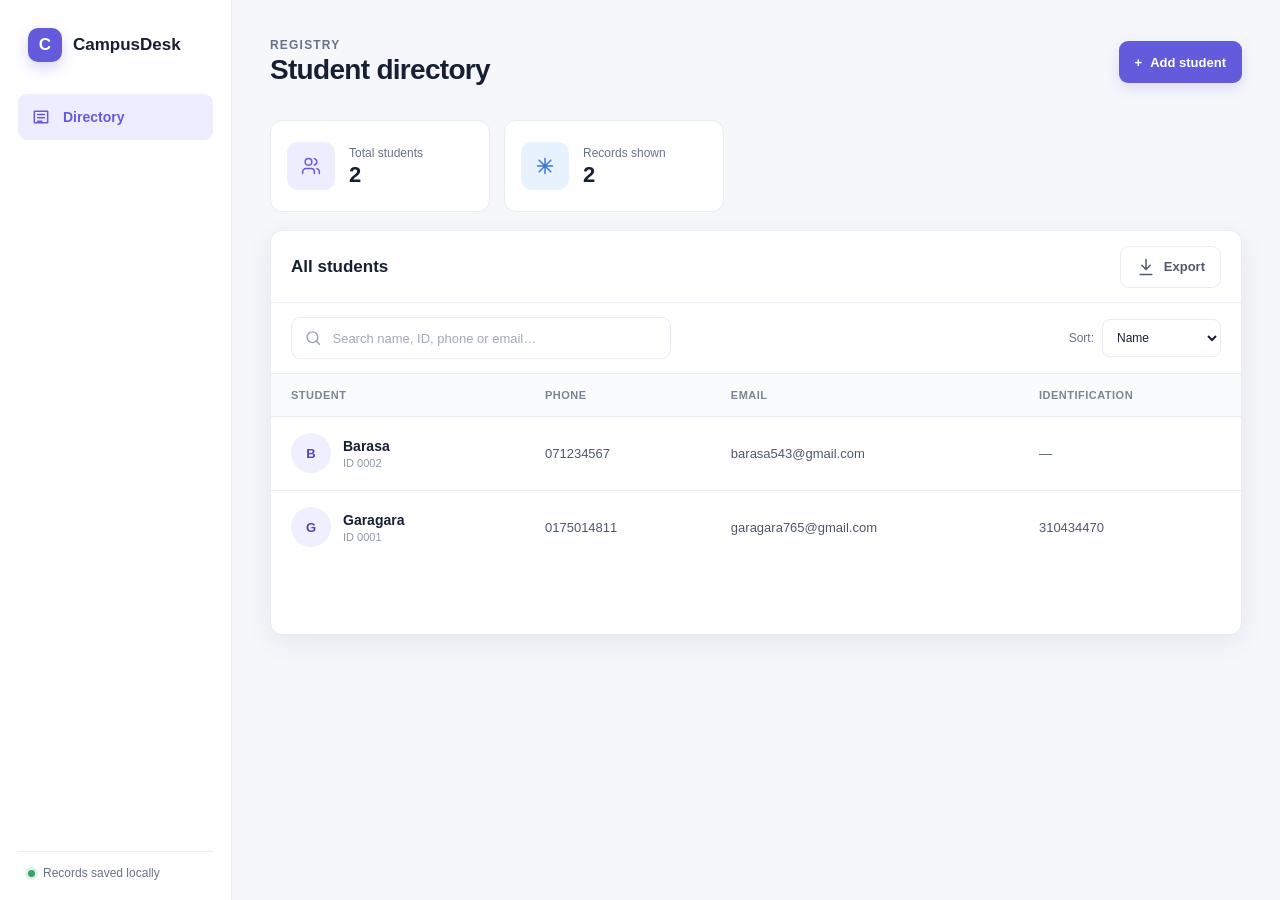
<file: index.html>
<!doctype html>
<html lang="en">
  <head>
    <meta charset="UTF-8" />
    <meta name="viewport" content="width=device-width, initial-scale=1.0" />
    <meta name="description" content="Campus student directory and records manager." />
    <title>CampusDesk — Student Directory</title>
    <link rel="stylesheet" href="styles.css" />
  </head>
  <body>
    <div class="app-shell">
      <aside class="sidebar" aria-label="Primary navigation">
        <a class="brand" href="index.html" aria-label="CampusDesk home">
          <span class="brand-mark" aria-hidden="true">C</span>
          <span>CampusDesk</span>
        </a>
        <nav class="nav-list">
          <a class="nav-item active" href="#directory" aria-current="page">
            <svg aria-hidden="true" viewBox="0 0 24 24"><path d="M4 5h16v14H4zM8 9h8M8 13h8M8 17h5"/></svg>
            Directory
          </a>
        </nav>
        <div class="sidebar-footer">
          <span class="status-dot" aria-hidden="true"></span>
          Records saved locally
        </div>
      </aside>

      <main class="main-content" id="directory">
        <header class="topbar">
          <button class="menu-button" id="menuButton" type="button" aria-label="Toggle menu" aria-expanded="false">
            <svg aria-hidden="true" viewBox="0 0 24 24"><path d="M4 7h16M4 12h16M4 17h16"/></svg>
          </button>
          <div>
            <p class="eyebrow">Registry</p>
            <h1>Student directory</h1>
          </div>
          <button class="button button-primary" id="openAddStudent" type="button">
            <span aria-hidden="true">+</span>
            Add student
          </button>
        </header>

        <section class="stats-grid" aria-label="Directory summary">
          <article class="stat-card">
            <div class="stat-icon purple" aria-hidden="true">
              <svg viewBox="0 0 24 24"><path d="M16 21v-2a4 4 0 0 0-4-4H6a4 4 0 0 0-4 4v2M9 11a4 4 0 1 0 0-8 4 4 0 0 0 0 8ZM22 21v-2a4 4 0 0 0-3-3.87M16 3.13a4 4 0 0 1 0 7.75"/></svg>
            </div>
            <div>
              <span class="stat-label">Total students</span>
              <strong class="stat-value" id="totalStudents">0</strong>
            </div>
          </article>
          <article class="stat-card">
            <div class="stat-icon blue" aria-hidden="true">
              <svg viewBox="0 0 24 24"><path d="M3 12h18M12 3v18M5 5l14 14M19 5 5 19"/></svg>
            </div>
            <div>
              <span class="stat-label">Records shown</span>
              <strong class="stat-value" id="shownStudents">0</strong>
            </div>
          </article>
        </section>

        <section class="directory-panel" aria-labelledby="directoryTitle">
          <div class="panel-header">
            <h2 id="directoryTitle">All students</h2>
            <button class="button button-secondary" id="exportButton" type="button">
              <svg aria-hidden="true" viewBox="0 0 24 24"><path d="M12 3v12M7 10l5 5 5-5M5 21h14"/></svg>
              Export
            </button>
          </div>

          <div class="toolbar">
            <label class="search-box" for="searchInput">
              <svg aria-hidden="true" viewBox="0 0 24 24"><circle cx="11" cy="11" r="7"/><path d="m20 20-4-4"/></svg>
              <input id="searchInput" type="search" placeholder="Search name, ID, phone or email…" autocomplete="off" />
            </label>
            <label class="sort-control" for="sortSelect">
              <span>Sort:</span>
              <select id="sortSelect">
                <option value="name">Name</option>
                <option value="serial">Student ID</option>
              </select>
            </label>
          </div>

          <div class="table-wrap">
            <table>
              <thead>
                <tr>
                  <th scope="col">Student</th>
                  <th scope="col">Phone</th>
                  <th scope="col">Email</th>
                  <th scope="col">Identification</th>
                </tr>
              </thead>
              <tbody id="studentRows"></tbody>
            </table>
            <div class="empty-state" id="emptyState" hidden>
              <div class="empty-icon" aria-hidden="true">
                <svg viewBox="0 0 24 24"><circle cx="11" cy="11" r="7"/><path d="m20 20-4-4"/></svg>
              </div>
              <h3>No students found</h3>
              <p>Try another search term or add a new record.</p>
            </div>
          </div>
        </section>
      </main>
    </div>

    <dialog class="student-dialog" id="studentDialog" aria-labelledby="dialogTitle">
      <form id="studentForm" novalidate>
        <div class="dialog-header">
          <div>
            <p class="eyebrow">New record</p>
            <h2 id="dialogTitle">Add student</h2>
          </div>
          <button class="icon-button" id="closeDialog" type="button" aria-label="Close">
            <svg aria-hidden="true" viewBox="0 0 24 24"><path d="M6 6l12 12M18 6 6 18"/></svg>
          </button>
        </div>
        <div class="form-grid">
          <label>
            <span>Student ID</span>
            <input name="serial" required maxlength="30" placeholder="e.g. 0003" />
            <small class="field-error"></small>
          </label>
          <label>
            <span>User name</span>
            <input name="name" required maxlength="80" placeholder="Full name" />
            <small class="field-error"></small>
          </label>
          <label>
            <span>Phone</span>
            <input name="phone" required maxlength="30" inputmode="tel" placeholder="Phone number" />
            <small class="field-error"></small>
          </label>
          <label>
            <span>Email address</span>
            <input name="email" required maxlength="120" type="email" placeholder="name@example.com" />
            <small class="field-error"></small>
          </label>
          <label class="full-width">
            <span>Identification</span>
            <input name="identification" required maxlength="30" placeholder="Identification number" />
            <small class="field-error"></small>
          </label>
        </div>
        <div class="dialog-actions">
          <button class="button button-secondary" id="cancelDialog" type="button">Cancel</button>
          <button class="button button-primary" type="submit">Save student</button>
        </div>
      </form>
    </dialog>

    <div class="toast" id="toast" role="status" aria-live="polite"></div>
    <script src="app.js"></script>
  </body>
</html>
</file>
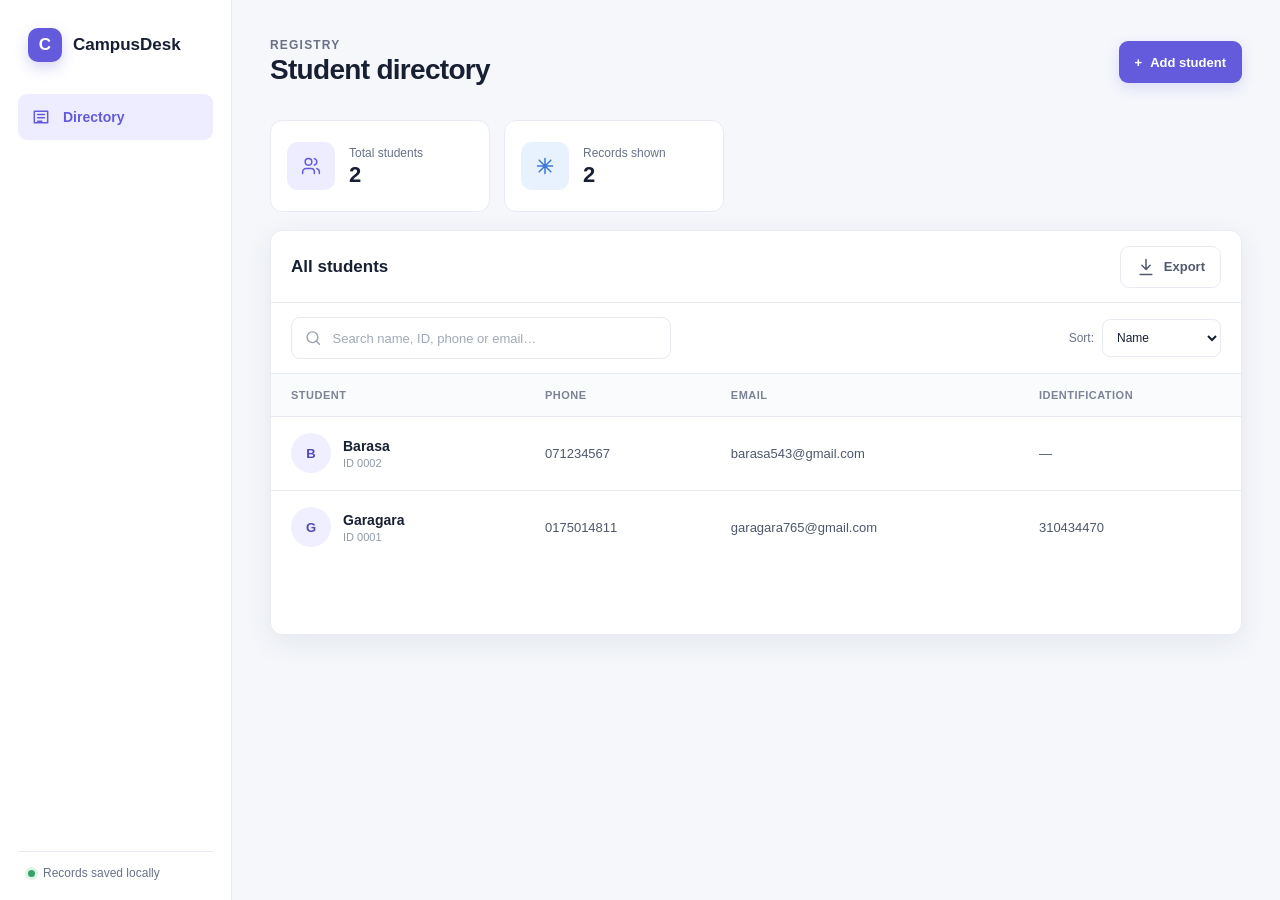
<file: garagara.html>
<!doctype html>
<html lang="en">
  <head>
    <meta charset="UTF-8" />
    <meta http-equiv="refresh" content="0; url=index.html" />
    <title>CampusDesk</title>
  </head>
  <body>
    <a href="index.html">Open the student directory</a>
  </body>
</html>
</file>
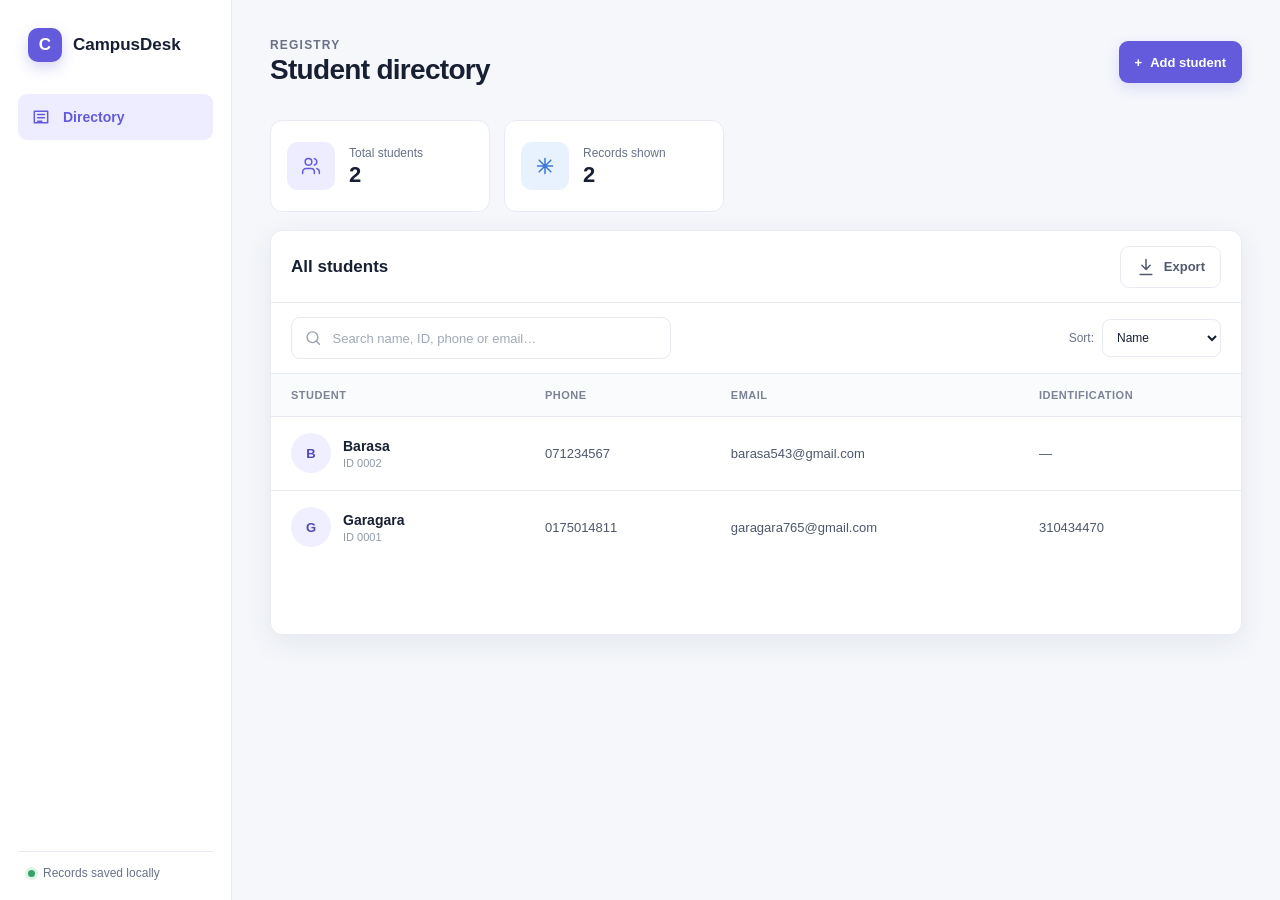
<file: Students.html>
<!doctype html>
<html lang="en">
  <head>
    <meta charset="UTF-8" />
    <meta http-equiv="refresh" content="0; url=index.html" />
    <title>CampusDesk</title>
  </head>
  <body>
    <a href="index.html">Open the student directory</a>
  </body>
</html>
</file>
<file: styles.css>
:root {
  --ink: #172033;
  --muted: #697386;
  --line: #e8ebf2;
  --surface: #ffffff;
  --canvas: #f5f7fb;
  --primary: #635bdb;
  --primary-dark: #4f46b9;
  --purple-soft: #eeedff;
  --blue-soft: #e8f2ff;
  --danger: #c43d53;
  --shadow: 0 8px 28px rgba(40, 48, 74, 0.08);
}

* { box-sizing: border-box; }

html { scroll-behavior: smooth; }

body {
  margin: 0;
  min-width: 320px;
  color: var(--ink);
  background: var(--canvas);
  font-family: Inter, "Segoe UI", Arial, sans-serif;
  -webkit-font-smoothing: antialiased;
}

button, input, select { font: inherit; }
button, select { cursor: pointer; }

.app-shell { min-height: 100vh; }

.sidebar {
  position: fixed;
  inset: 0 auto 0 0;
  z-index: 20;
  width: 232px;
  display: flex;
  flex-direction: column;
  padding: 28px 18px 20px;
  background: var(--surface);
  border-right: 1px solid var(--line);
}

.brand {
  display: flex;
  align-items: center;
  gap: 11px;
  padding: 0 10px 32px;
  color: var(--ink);
  font-size: 17px;
  font-weight: 750;
  text-decoration: none;
}

.brand-mark {
  display: grid;
  width: 34px;
  height: 34px;
  place-items: center;
  border-radius: 10px;
  color: white;
  background: var(--primary);
  box-shadow: 0 6px 14px rgba(99, 91, 219, 0.25);
}

.nav-list { display: grid; gap: 6px; }

.nav-item {
  display: flex;
  align-items: center;
  gap: 12px;
  min-height: 46px;
  padding: 0 13px;
  border-radius: 9px;
  color: #59647a;
  font-size: 14px;
  font-weight: 650;
  text-decoration: none;
}

.nav-item svg, .button svg, .search-box svg, .icon-button svg, .stat-icon svg, .empty-icon svg {
  width: 20px;
  height: 20px;
  fill: none;
  stroke: currentColor;
  stroke-width: 1.8;
  stroke-linecap: round;
  stroke-linejoin: round;
}

.nav-item.active {
  color: var(--primary);
  background: var(--purple-soft);
}

.sidebar-footer {
  display: flex;
  align-items: center;
  gap: 8px;
  margin-top: auto;
  padding: 14px 10px 0;
  border-top: 1px solid var(--line);
  color: var(--muted);
  font-size: 12px;
}

.status-dot {
  width: 7px;
  height: 7px;
  border-radius: 50%;
  background: #38a169;
  box-shadow: 0 0 0 3px #def3e6;
}

.main-content {
  min-height: 100vh;
  margin-left: 232px;
  padding: 30px 38px 48px;
}

.topbar {
  display: flex;
  align-items: center;
  min-height: 64px;
  margin-bottom: 26px;
}

.topbar h1 { margin: 3px 0 0; font-size: 28px; line-height: 1.1; letter-spacing: -0.7px; }
.eyebrow { margin: 0; color: var(--muted); font-size: 12px; font-weight: 750; text-transform: uppercase; letter-spacing: 1.2px; }
.topbar .button { margin-left: auto; }

.menu-button { display: none; }

.button {
  display: inline-flex;
  align-items: center;
  justify-content: center;
  gap: 8px;
  min-height: 42px;
  padding: 0 15px;
  border: 1px solid transparent;
  border-radius: 9px;
  font-size: 13px;
  font-weight: 750;
  transition: 160ms ease;
}

.button-primary { color: white; background: var(--primary); box-shadow: 0 5px 14px rgba(99, 91, 219, 0.18); }
.button-primary:hover { background: var(--primary-dark); transform: translateY(-1px); }
.button-secondary { color: #515a6d; background: white; border-color: var(--line); }
.button-secondary:hover { border-color: #ccd2df; background: #fafbfc; }

.stats-grid { display: grid; grid-template-columns: repeat(2, minmax(0, 220px)); gap: 14px; margin-bottom: 18px; }

.stat-card {
  display: flex;
  align-items: center;
  gap: 14px;
  min-height: 92px;
  padding: 16px;
  border: 1px solid var(--line);
  border-radius: 12px;
  background: var(--surface);
}

.stat-icon { display: grid; width: 48px; height: 48px; flex: 0 0 auto; place-items: center; border-radius: 11px; }
.stat-icon.purple { color: var(--primary); background: var(--purple-soft); }
.stat-icon.blue { color: #3d78d6; background: var(--blue-soft); }
.stat-label { display: block; margin-bottom: 4px; color: var(--muted); font-size: 12px; }
.stat-value { display: block; font-size: 22px; line-height: 1; }

.directory-panel {
  overflow: hidden;
  border: 1px solid var(--line);
  border-radius: 12px;
  background: var(--surface);
  box-shadow: var(--shadow);
}

.panel-header {
  display: flex;
  align-items: center;
  min-height: 72px;
  padding: 14px 20px;
  border-bottom: 1px solid var(--line);
}

.panel-header h2 { margin: 0; font-size: 17px; }
.panel-header .button { margin-left: auto; }

.toolbar { display: flex; align-items: center; gap: 12px; padding: 14px 20px; border-bottom: 1px solid var(--line); }

.search-box {
  display: flex;
  align-items: center;
  width: min(380px, 100%);
  height: 42px;
  padding: 0 12px;
  border: 1px solid var(--line);
  border-radius: 9px;
  color: #98a1b2;
  background: #fff;
}

.search-box:focus-within { border-color: #aaa4ec; box-shadow: 0 0 0 3px rgba(99, 91, 219, 0.09); }
.search-box input { width: 100%; height: 100%; margin-left: 8px; border: 0; outline: 0; color: var(--ink); background: transparent; font-size: 13px; }
.search-box input::placeholder { color: #a1a9b7; }

.sort-control { display: flex; align-items: center; gap: 8px; margin-left: auto; color: var(--muted); font-size: 12px; }
.sort-control select { height: 38px; padding: 0 30px 0 10px; border: 1px solid var(--line); border-radius: 8px; color: var(--ink); background: white; font-size: 12px; }

.table-wrap { min-height: 260px; }
table { width: 100%; border-collapse: collapse; }
thead { background: #fafbfc; }
th { height: 42px; padding: 0 20px; color: #7b8495; border-bottom: 1px solid var(--line); font-size: 11px; font-weight: 750; text-align: left; text-transform: uppercase; letter-spacing: 0.5px; }
td { height: 74px; padding: 10px 20px; border-bottom: 1px solid var(--line); color: #4e586b; font-size: 13px; }
tbody tr:last-child td { border-bottom: 0; }
tbody tr { transition: background 120ms ease; }
tbody tr:hover { background: #fbfbfe; }

.student-cell { display: flex; align-items: center; gap: 12px; }
.avatar { display: grid; width: 40px; height: 40px; flex: 0 0 auto; place-items: center; border-radius: 50%; color: #5149b7; background: #efefff; font-size: 13px; font-weight: 800; }
.student-name { color: var(--ink); font-size: 14px; font-weight: 750; }
.student-id { display: block; margin-top: 3px; color: #9099a8; font-size: 11px; }

.empty-state { min-height: 260px; padding: 56px 20px; text-align: center; }
.empty-icon { display: grid; width: 48px; height: 48px; margin: 0 auto 12px; place-items: center; border-radius: 50%; color: var(--primary); background: var(--purple-soft); }
.empty-state h3 { margin: 0 0 6px; font-size: 16px; }
.empty-state p { margin: 0; color: var(--muted); font-size: 13px; }

.student-dialog {
  width: min(560px, calc(100% - 32px));
  padding: 0;
  border: 0;
  border-radius: 14px;
  color: var(--ink);
  box-shadow: 0 24px 70px rgba(20, 28, 50, 0.22);
}

.student-dialog::backdrop { background: rgba(23, 32, 51, 0.42); backdrop-filter: blur(3px); }
.student-dialog form { padding: 22px; }
.dialog-header { display: flex; align-items: flex-start; margin-bottom: 20px; }
.dialog-header h2 { margin: 3px 0 0; font-size: 21px; }
.icon-button { display: grid; width: 36px; height: 36px; margin-left: auto; place-items: center; border: 0; border-radius: 8px; color: var(--muted); background: transparent; }
.icon-button:hover { background: #f1f3f7; }

.form-grid { display: grid; grid-template-columns: repeat(2, minmax(0, 1fr)); gap: 14px; }
.form-grid label { display: block; }
.form-grid label > span { display: block; margin-bottom: 7px; color: #59647a; font-size: 12px; font-weight: 700; }
.form-grid input { width: 100%; height: 44px; padding: 0 12px; border: 1px solid var(--line); border-radius: 8px; outline: 0; color: var(--ink); background: white; }
.form-grid input:focus { border-color: #aaa4ec; box-shadow: 0 0 0 3px rgba(99, 91, 219, 0.09); }
.form-grid input.invalid { border-color: #dc7585; box-shadow: 0 0 0 3px rgba(196, 61, 83, 0.07); }
.full-width { grid-column: 1 / -1; }
.field-error { display: block; min-height: 16px; margin-top: 4px; color: var(--danger); font-size: 11px; }
.dialog-actions { display: flex; justify-content: flex-end; gap: 8px; margin-top: 8px; }

.toast {
  position: fixed;
  right: 24px;
  bottom: 24px;
  z-index: 40;
  max-width: calc(100% - 48px);
  padding: 12px 16px;
  border-radius: 9px;
  color: white;
  background: #25304a;
  box-shadow: 0 10px 30px rgba(20, 28, 50, 0.2);
  font-size: 13px;
  font-weight: 650;
  opacity: 0;
  transform: translateY(12px);
  pointer-events: none;
  transition: 180ms ease;
}
.toast.show { opacity: 1; transform: translateY(0); }

@media (max-width: 900px) {
  .sidebar { width: 210px; }
  .main-content { margin-left: 210px; padding-inline: 24px; }
  th, td { padding-inline: 14px; }
}

@media (max-width: 700px) {
  .sidebar { width: 232px; transform: translateX(-100%); transition: transform 180ms ease; box-shadow: 12px 0 30px rgba(30, 38, 60, 0.12); }
  .sidebar.open { transform: translateX(0); }
  .main-content { margin-left: 0; padding: 20px 16px 36px; }
  .topbar { align-items: center; gap: 12px; }
  .topbar h1 { font-size: 23px; }
  .topbar .eyebrow { display: none; }
  .menu-button { display: grid; width: 42px; height: 42px; flex: 0 0 auto; place-items: center; border: 1px solid var(--line); border-radius: 9px; color: var(--ink); background: white; }
  .menu-button svg { width: 20px; height: 20px; fill: none; stroke: currentColor; stroke-width: 2; stroke-linecap: round; }
  .topbar .button { min-width: 42px; padding-inline: 12px; font-size: 0; }
  .topbar .button span { font-size: 20px; }
  .stats-grid { grid-template-columns: repeat(2, minmax(0, 1fr)); }
  .toolbar { align-items: stretch; }
  .sort-control span { display: none; }
  .search-box { width: auto; flex: 1; }
  .table-wrap { overflow-x: auto; }
  table { min-width: 680px; }
}

@media (max-width: 480px) {
  .stats-grid { grid-template-columns: 1fr; }
  .stat-card { min-height: 78px; }
  .toolbar { flex-wrap: wrap; }
  .search-box { width: 100%; flex-basis: 100%; }
  .sort-control { width: 100%; }
  .sort-control select { margin-left: auto; }
  .panel-header { min-height: 64px; padding-inline: 14px; }
  .toolbar { padding-inline: 14px; }
  .form-grid { grid-template-columns: 1fr; }
  .full-width { grid-column: auto; }
  .student-dialog form { padding: 18px; }
}

@media (prefers-reduced-motion: reduce) {
  html { scroll-behavior: auto; }
  *, *::before, *::after { transition-duration: 0.01ms !important; }
}
</file>
